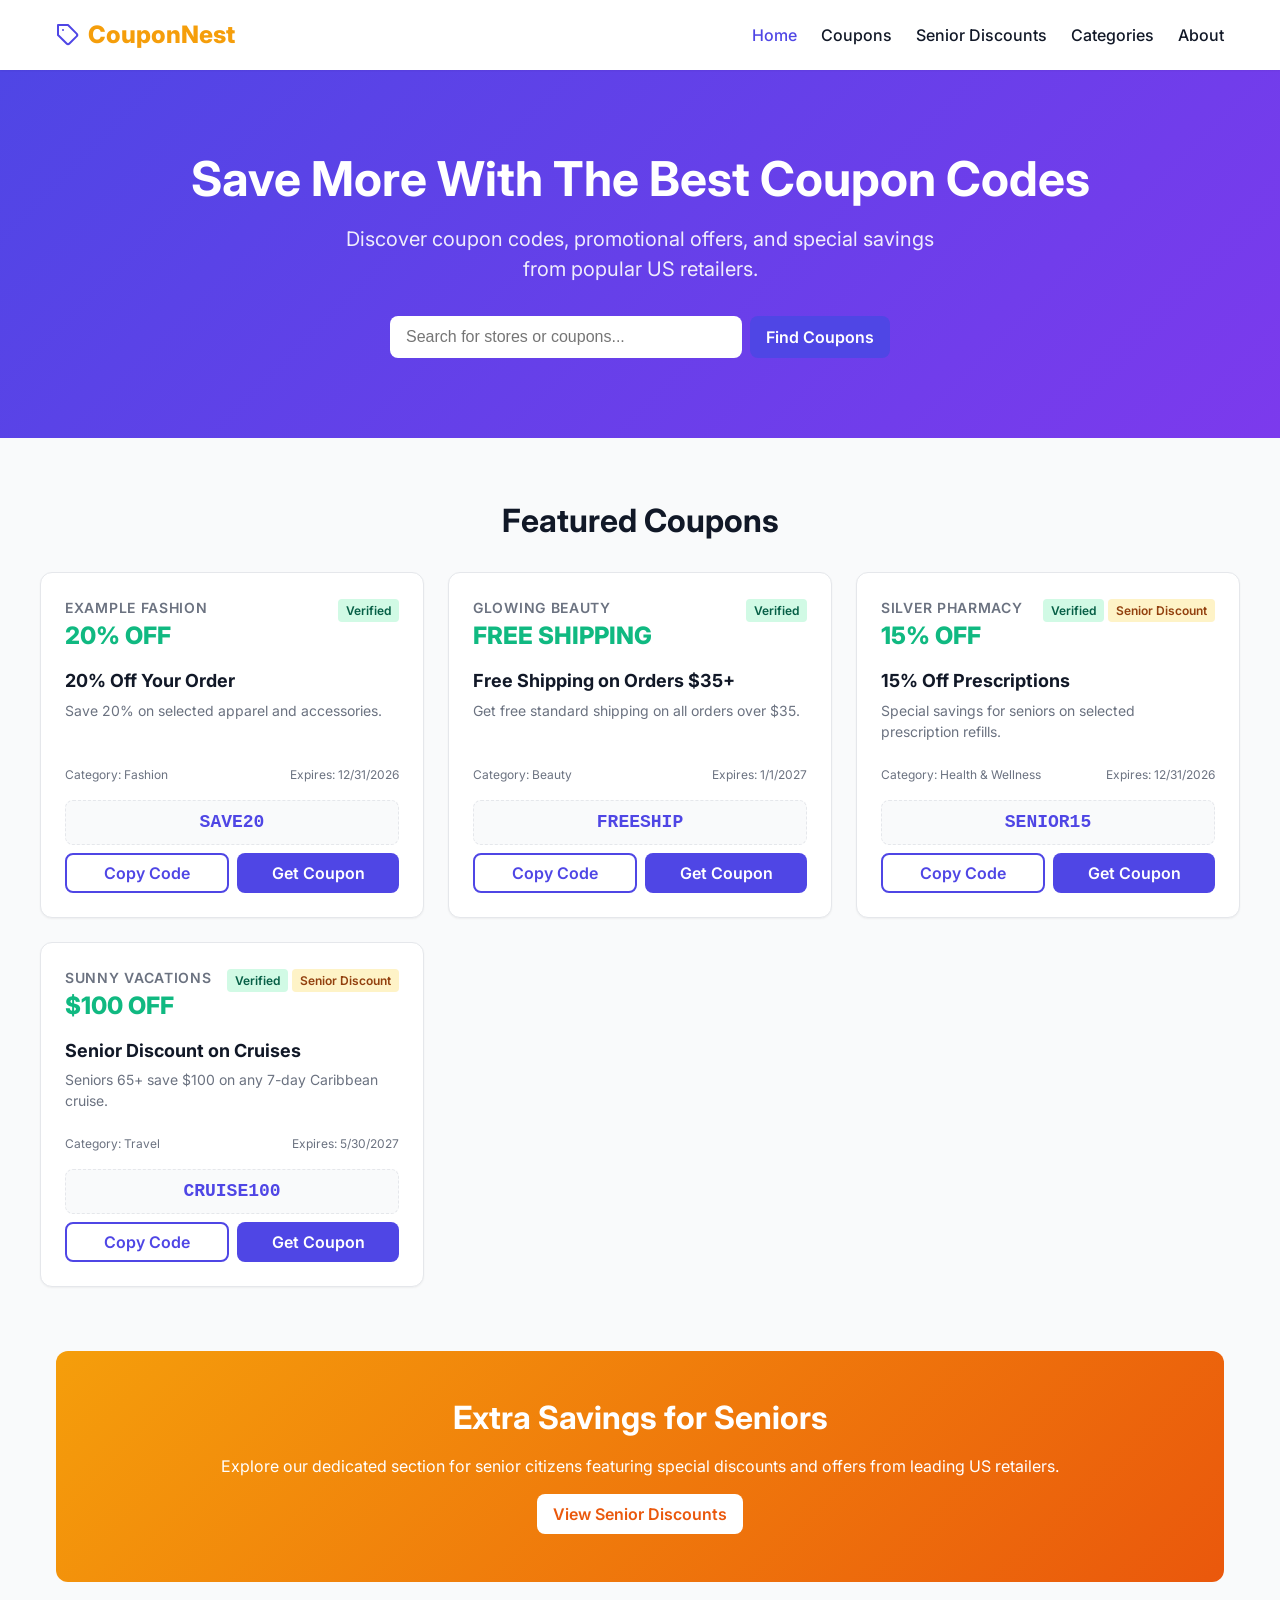
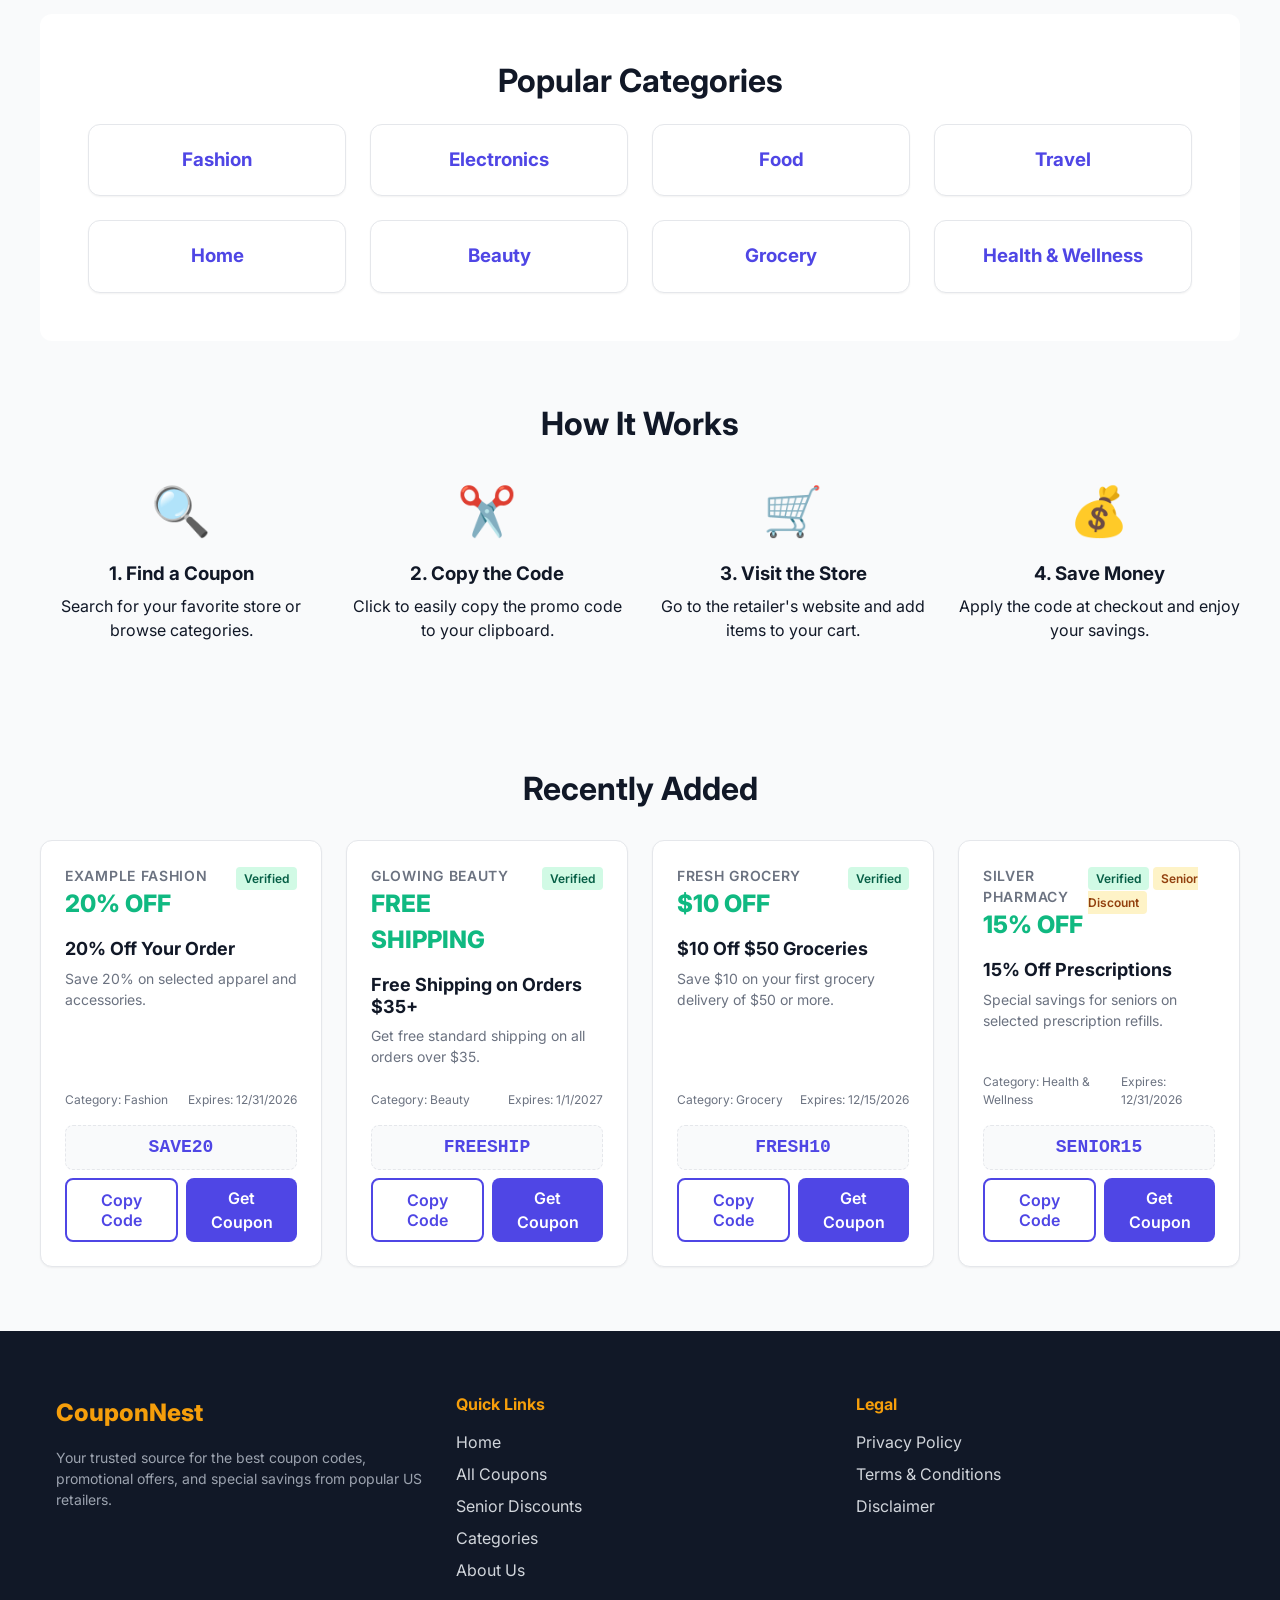
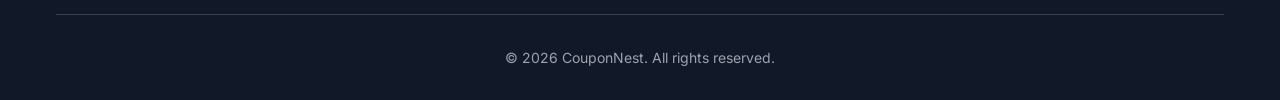
<file: index.html>
<!DOCTYPE html>
<html lang="en">
<head>
    <meta charset="UTF-8">
    <meta name="viewport" content="width=device-width, initial-scale=1.0">

    <title>Save More With The Best Coupon Codes | CouponNest</title>

    <meta name="description" content="Discover active coupon codes, promotional offers, and special savings from popular US retailers.">
    <meta name="keywords" content="coupons, promo codes, discounts, us retailers, savings">

    <link rel="canonical" href="https://example.com/index.html">

    <meta property="og:title" content="CouponNest - Best US Coupon Codes">
    <meta property="og:description" content="Discover active coupon codes, promotional offers, and special savings from popular US retailers.">
    <meta property="og:type" content="website">

    <!-- Google Fonts -->
    <link rel="preconnect" href="https://fonts.googleapis.com">
    <link rel="preconnect" href="https://fonts.gstatic.com" crossorigin>
    <link href="https://fonts.googleapis.com/css2?family=Inter:wght@400;500;600;700;800&display=swap" rel="stylesheet">

    <!-- Custom CSS -->
    <link rel="stylesheet" href="css/style.css">

    <!-- Lucky Orange -->
    <script async defer src="https://tools.luckyorange.com/core/lo.js?site-id=4d3a38ca"></script>
</head>

<body>

    <header>
        <div class="container nav-container">

            <a href="index.html" class="logo">
                <svg width="24" height="24" viewBox="0 0 24 24" fill="none"
                    stroke="currentColor" stroke-width="2"
                    stroke-linecap="round" stroke-linejoin="round">
                    <path d="M20.59 13.41l-7.17 7.17a2 2 0 0 1-2.83 0L2 12V2h10l8.59 8.59a2 2 0 0 1 0 2.82z"></path>
                    <line x1="7" y1="7" x2="7.01" y2="7"></line>
                </svg>
                <span>CouponNest</span>
            </a>

            <nav>
                <button class="hamburger" id="hamburger" aria-label="Toggle navigation">
                    ☰
                </button>

                <div class="nav-links" id="nav-links">
                    <a href="index.html" class="active">Home</a>
                    <a href="coupons.html">Coupons</a>
                    <a href="senior-discounts.html">Senior Discounts</a>
                    <a href="categories.html">Categories</a>
                    <a href="about.html">About</a>
                </div>
            </nav>

        </div>
    </header>


    <main>

        <!-- Hero Section -->
        <section class="hero">
            <div class="container">

                <h1>Save More With The Best Coupon Codes</h1>

                <p>
                    Discover coupon codes, promotional offers, and special
                    savings from popular US retailers.
                </p>

                <div class="hero-search">

                    <input
                        type="text"
                        id="hero-search-input"
                        placeholder="Search for stores or coupons..."
                        aria-label="Search"
                    >

                    <button
                        id="hero-search-btn"
                        class="btn btn-primary"
                    >
                        Find Coupons
                    </button>

                </div>

            </div>
        </section>


        <!-- Featured Coupons -->
        <section class="section container">

            <h2 class="section-title">
                Featured Coupons
            </h2>

            <div
                id="featured-coupons"
                class="grid grid-cols-3"
            >
                <!-- Dynamically populated by JS -->
            </div>

        </section>


        <!-- Senior Savings Banner -->
        <section class="container">

            <div class="senior-banner">

                <h2>
                    Extra Savings for Seniors
                </h2>

                <p class="mb-4">
                    Explore our dedicated section for senior citizens
                    featuring special discounts and offers from leading
                    US retailers.
                </p>

                <a
                    href="senior-discounts.html"
                    class="btn"
                >
                    View Senior Discounts
                </a>

            </div>

        </section>


        <!-- Popular Categories -->
        <section
            class="section container"
            style="
                background-color: var(--bg-card);
                border-radius: var(--radius-lg);
                padding: 3rem;
            "
        >

            <h2
                class="section-title"
                style="margin-bottom: 1.5rem;"
            >
                Popular Categories
            </h2>

            <div class="grid grid-cols-4">

                <a
                    href="coupons.html?category=Fashion"
                    class="category-card"
                >
                    <h3>Fashion</h3>
                </a>

                <a
                    href="coupons.html?category=Electronics"
                    class="category-card"
                >
                    <h3>Electronics</h3>
                </a>

                <a
                    href="coupons.html?category=Food"
                    class="category-card"
                >
                    <h3>Food</h3>
                </a>

                <a
                    href="coupons.html?category=Travel"
                    class="category-card"
                >
                    <h3>Travel</h3>
                </a>

                <a
                    href="coupons.html?category=Home"
                    class="category-card"
                >
                    <h3>Home</h3>
                </a>

                <a
                    href="coupons.html?category=Beauty"
                    class="category-card"
                >
                    <h3>Beauty</h3>
                </a>

                <a
                    href="coupons.html?category=Grocery"
                    class="category-card"
                >
                    <h3>Grocery</h3>
                </a>

                <a
                    href="coupons.html?category=Health%20%26%20Wellness"
                    class="category-card"
                >
                    <h3>Health &amp; Wellness</h3>
                </a>

            </div>

        </section>


        <!-- How It Works -->
        <section class="section container text-center">

            <h2 class="section-title">
                How It Works
            </h2>

            <div class="grid grid-cols-4">

                <div>

                    <div
                        style="
                            font-size: 3rem;
                            color: var(--primary-color);
                            margin-bottom: 1rem;
                        "
                    >
                        🔍
                    </div>

                    <h3>
                        1. Find a Coupon
                    </h3>

                    <p class="text-muted">
                        Search for your favorite store or browse categories.
                    </p>

                </div>


                <div>

                    <div
                        style="
                            font-size: 3rem;
                            color: var(--primary-color);
                            margin-bottom: 1rem;
                        "
                    >
                        ✂️
                    </div>

                    <h3>
                        2. Copy the Code
                    </h3>

                    <p class="text-muted">
                        Click to easily copy the promo code to your clipboard.
                    </p>

                </div>


                <div>

                    <div
                        style="
                            font-size: 3rem;
                            color: var(--primary-color);
                            margin-bottom: 1rem;
                        "
                    >
                        🛒
                    </div>

                    <h3>
                        3. Visit the Store
                    </h3>

                    <p class="text-muted">
                        Go to the retailer's website and add items to your cart.
                    </p>

                </div>


                <div>

                    <div
                        style="
                            font-size: 3rem;
                            color: var(--primary-color);
                            margin-bottom: 1rem;
                        "
                    >
                        💰
                    </div>

                    <h3>
                        4. Save Money
                    </h3>

                    <p class="text-muted">
                        Apply the code at checkout and enjoy your savings.
                    </p>

                </div>

            </div>

        </section>


        <!-- Recently Added -->
        <section class="section container">

            <h2 class="section-title">
                Recently Added
            </h2>

            <div
                id="recent-coupons"
                class="grid grid-cols-4"
            >
                <!-- Dynamically populated by JS -->
            </div>

        </section>

    </main>


    <!-- Footer -->
    <footer>

        <div class="container">

            <div class="footer-grid">

                <!-- Footer About -->
                <div class="footer-col">

                    <a
                        href="index.html"
                        class="logo"
                        style="
                            color: white;
                            margin-bottom: 1rem;
                        "
                    >
                        <span style="color: var(--secondary-color);">
                            CouponNest
                        </span>
                    </a>

                    <p
                        style="
                            color: #9ca3af;
                            font-size: 0.875rem;
                        "
                    >
                        Your trusted source for the best coupon codes,
                        promotional offers, and special savings from popular
                        US retailers.
                    </p>

                </div>


                <!-- Quick Links -->
                <div class="footer-col">

                    <h4>
                        Quick Links
                    </h4>

                    <ul>

                        <li>
                            <a href="index.html">
                                Home
                            </a>
                        </li>

                        <li>
                            <a href="coupons.html">
                                All Coupons
                            </a>
                        </li>

                        <li>
                            <a href="senior-discounts.html">
                                Senior Discounts
                            </a>
                        </li>

                        <li>
                            <a href="categories.html">
                                Categories
                            </a>
                        </li>

                        <li>
                            <a href="about.html">
                                About Us
                            </a>
                        </li>

                    </ul>

                </div>


                <!-- Legal -->
                <div class="footer-col">

                    <h4>
                        Legal
                    </h4>

                    <ul>

                        <li>
                            <a href="privacy.html">
                                Privacy Policy
                            </a>
                        </li>

                        <li>
                            <a href="terms.html">
                                Terms &amp; Conditions
                            </a>
                        </li>

                        <li>
                            <a href="disclaimer.html">
                                Disclaimer
                            </a>
                        </li>

                    </ul>

                </div>

            </div>


            <!-- Footer Bottom -->
            <div class="footer-bottom">

                <p>
                    &copy; 2026 CouponNest. All rights reserved.
                </p>

            </div>

        </div>

    </footer>


    <!-- JavaScript -->
    <script src="js/data.js"></script>
    <script src="js/script.js"></script>

</body>
</html>
</file>
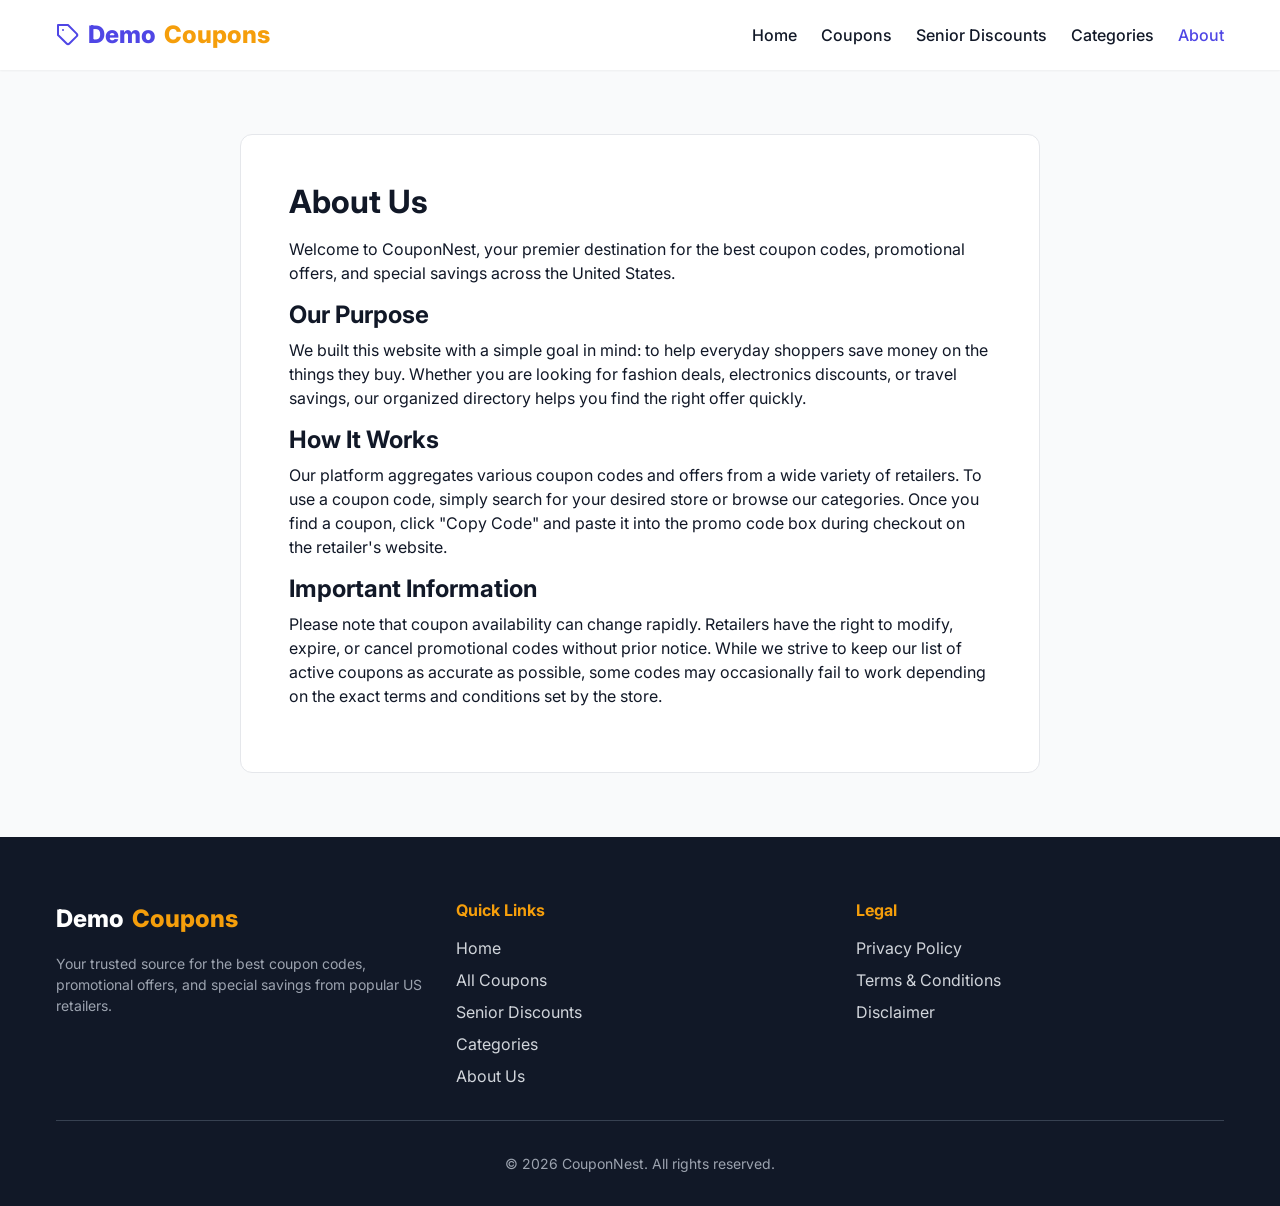
<file: about.html>
<!DOCTYPE html>
<html lang="en">
<head>
    <meta charset="UTF-8">
    <meta name="viewport" content="width=device-width, initial-scale=1.0">
    <title>About Us | CouponNest</title>
    <meta name="description" content="Learn more about CouponNest and how we help you save money.">
    <link href="https://fonts.googleapis.com/css2?family=Inter:wght@400;500;600;700;800&display=swap" rel="stylesheet">
    <link rel="stylesheet" href="css/style.css">
</head>
<body>
    <header>
        <div class="container nav-container">
            <a href="index.html" class="logo">
                <svg width="24" height="24" viewBox="0 0 24 24" fill="none" stroke="currentColor" stroke-width="2" stroke-linecap="round" stroke-linejoin="round"><path d="M20.59 13.41l-7.17 7.17a2 2 0 0 1-2.83 0L2 12V2h10l8.59 8.59a2 2 0 0 1 0 2.82z"></path><line x1="7" y1="7" x2="7.01" y2="7"></line></svg>
                Demo<span>Coupons</span>
            </a>
            <nav>
                <button class="hamburger" id="hamburger" aria-label="Toggle navigation">☰</button>
                <div class="nav-links" id="nav-links">
                    <a href="index.html">Home</a>
                    <a href="coupons.html">Coupons</a>
                    <a href="senior-discounts.html">Senior Discounts</a>
                    <a href="categories.html">Categories</a>
                    <a href="about.html" class="active">About</a>
                </div>
            </nav>
        </div>
    </header>

    <main class="container section">
        <div style="max-width: 800px; margin: 0 auto; background: var(--bg-card); padding: 3rem; border-radius: var(--radius-lg); border: 1px solid var(--border-color);">
            <h1 class="mb-4">About Us</h1>
            
            <p class="mb-4">Welcome to CouponNest, your premier destination for the best coupon codes, promotional offers, and special savings across the United States.</p>
            
            <h2 class="mt-4 mb-2">Our Purpose</h2>
            <p class="mb-4">We built this website with a simple goal in mind: to help everyday shoppers save money on the things they buy. Whether you are looking for fashion deals, electronics discounts, or travel savings, our organized directory helps you find the right offer quickly.</p>

            <h2 class="mt-4 mb-2">How It Works</h2>
            <p class="mb-4">Our platform aggregates various coupon codes and offers from a wide variety of retailers. To use a coupon code, simply search for your desired store or browse our categories. Once you find a coupon, click "Copy Code" and paste it into the promo code box during checkout on the retailer's website.</p>

            <h2 class="mt-4 mb-2">Important Information</h2>
            <p class="mb-4">Please note that coupon availability can change rapidly. Retailers have the right to modify, expire, or cancel promotional codes without prior notice. While we strive to keep our list of active coupons as accurate as possible, some codes may occasionally fail to work depending on the exact terms and conditions set by the store.</p>
        </div>
    </main>

    <footer>
        <div class="container">
            <div class="footer-grid">
                <div class="footer-col">
                    <a href="index.html" class="logo" style="color: white; margin-bottom: 1rem;">
                        Demo<span style="color: var(--secondary-color);">Coupons</span>
                    </a>
                    <p style="color: #9ca3af; font-size: 0.875rem;">Your trusted source for the best coupon codes, promotional offers, and special savings from popular US retailers.</p>
                </div>
                <div class="footer-col">
                    <h4>Quick Links</h4>
                    <ul>
                        <li><a href="index.html">Home</a></li>
                        <li><a href="coupons.html">All Coupons</a></li>
                        <li><a href="senior-discounts.html">Senior Discounts</a></li>
                        <li><a href="categories.html">Categories</a></li>
                        <li><a href="about.html">About Us</a></li>
                    </ul>
                </div>
                <div class="footer-col">
                    <h4>Legal</h4>
                    <ul>
                        <li><a href="privacy.html">Privacy Policy</a></li>
                        <li><a href="terms.html">Terms & Conditions</a></li>
                        <li><a href="disclaimer.html">Disclaimer</a></li>
                    </ul>
                </div>
            </div>
            <div class="footer-bottom">
                <p>&copy; 2026 CouponNest. All rights reserved.</p>
            </div>
        </div>
    </footer>

    <script src="js/script.js"></script>
</body>
</html>
</file>
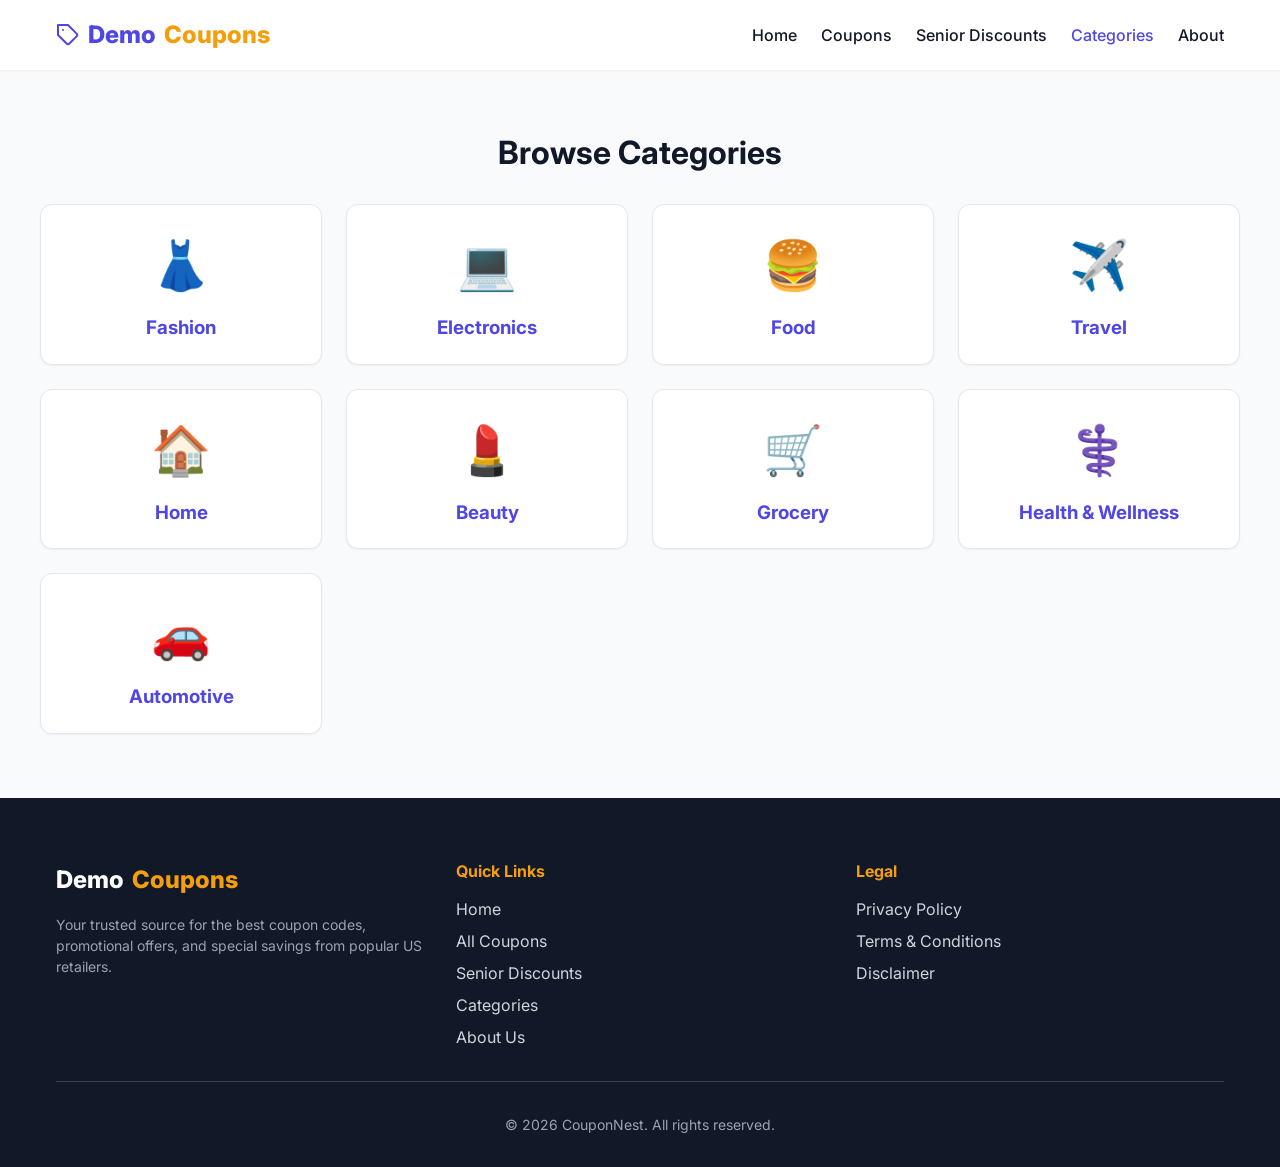
<file: categories.html>
<!DOCTYPE html>
<html lang="en">
<head>
    <meta charset="UTF-8">
    <meta name="viewport" content="width=device-width, initial-scale=1.0">
    <title>Browse Coupon Categories | CouponNest</title>
    <meta name="description" content="Browse coupon codes by category including Fashion, Electronics, Travel, Food, and more.">
    <link rel="canonical" href="https://example.com/categories.html">
    <link href="https://fonts.googleapis.com/css2?family=Inter:wght@400;500;600;700;800&display=swap" rel="stylesheet">
    <link rel="stylesheet" href="css/style.css">
</head>
<body>
    <header>
        <div class="container nav-container">
            <a href="index.html" class="logo">
                <svg width="24" height="24" viewBox="0 0 24 24" fill="none" stroke="currentColor" stroke-width="2" stroke-linecap="round" stroke-linejoin="round"><path d="M20.59 13.41l-7.17 7.17a2 2 0 0 1-2.83 0L2 12V2h10l8.59 8.59a2 2 0 0 1 0 2.82z"></path><line x1="7" y1="7" x2="7.01" y2="7"></line></svg>
                Demo<span>Coupons</span>
            </a>
            <nav>
                <button class="hamburger" id="hamburger" aria-label="Toggle navigation">☰</button>
                <div class="nav-links" id="nav-links">
                    <a href="index.html">Home</a>
                    <a href="coupons.html">Coupons</a>
                    <a href="senior-discounts.html">Senior Discounts</a>
                    <a href="categories.html" class="active">Categories</a>
                    <a href="about.html">About</a>
                </div>
            </nav>
        </div>
    </header>

    <main class="container section">
        <h1 class="text-center mb-8">Browse Categories</h1>
        
        <div class="grid grid-cols-4">
            <a href="coupons.html?category=Fashion" class="category-card">
                <div style="font-size: 3rem; margin-bottom: 1rem;">👗</div>
                <h3>Fashion</h3>
            </a>
            <a href="coupons.html?category=Electronics" class="category-card">
                <div style="font-size: 3rem; margin-bottom: 1rem;">💻</div>
                <h3>Electronics</h3>
            </a>
            <a href="coupons.html?category=Food" class="category-card">
                <div style="font-size: 3rem; margin-bottom: 1rem;">🍔</div>
                <h3>Food</h3>
            </a>
            <a href="coupons.html?category=Travel" class="category-card">
                <div style="font-size: 3rem; margin-bottom: 1rem;">✈️</div>
                <h3>Travel</h3>
            </a>
            <a href="coupons.html?category=Home" class="category-card">
                <div style="font-size: 3rem; margin-bottom: 1rem;">🏠</div>
                <h3>Home</h3>
            </a>
            <a href="coupons.html?category=Beauty" class="category-card">
                <div style="font-size: 3rem; margin-bottom: 1rem;">💄</div>
                <h3>Beauty</h3>
            </a>
            <a href="coupons.html?category=Grocery" class="category-card">
                <div style="font-size: 3rem; margin-bottom: 1rem;">🛒</div>
                <h3>Grocery</h3>
            </a>
            <a href="coupons.html?category=Health%20&%20Wellness" class="category-card">
                <div style="font-size: 3rem; margin-bottom: 1rem;">⚕️</div>
                <h3>Health & Wellness</h3>
            </a>
            <a href="coupons.html?category=Automotive" class="category-card">
                <div style="font-size: 3rem; margin-bottom: 1rem;">🚗</div>
                <h3>Automotive</h3>
            </a>
        </div>
    </main>

    <footer>
        <div class="container">
            <div class="footer-grid">
                <div class="footer-col">
                    <a href="index.html" class="logo" style="color: white; margin-bottom: 1rem;">
                        Demo<span style="color: var(--secondary-color);">Coupons</span>
                    </a>
                    <p style="color: #9ca3af; font-size: 0.875rem;">Your trusted source for the best coupon codes, promotional offers, and special savings from popular US retailers.</p>
                </div>
                <div class="footer-col">
                    <h4>Quick Links</h4>
                    <ul>
                        <li><a href="index.html">Home</a></li>
                        <li><a href="coupons.html">All Coupons</a></li>
                        <li><a href="senior-discounts.html">Senior Discounts</a></li>
                        <li><a href="categories.html">Categories</a></li>
                        <li><a href="about.html">About Us</a></li>
                    </ul>
                </div>
                <div class="footer-col">
                    <h4>Legal</h4>
                    <ul>
                        <li><a href="privacy.html">Privacy Policy</a></li>
                        <li><a href="terms.html">Terms & Conditions</a></li>
                        <li><a href="disclaimer.html">Disclaimer</a></li>
                    </ul>
                </div>
            </div>
            <div class="footer-bottom">
                <p>&copy; 2026 CouponNest. All rights reserved.</p>
            </div>
        </div>
    </footer>

    <script src="js/script.js"></script>
</body>
</html>
</file>
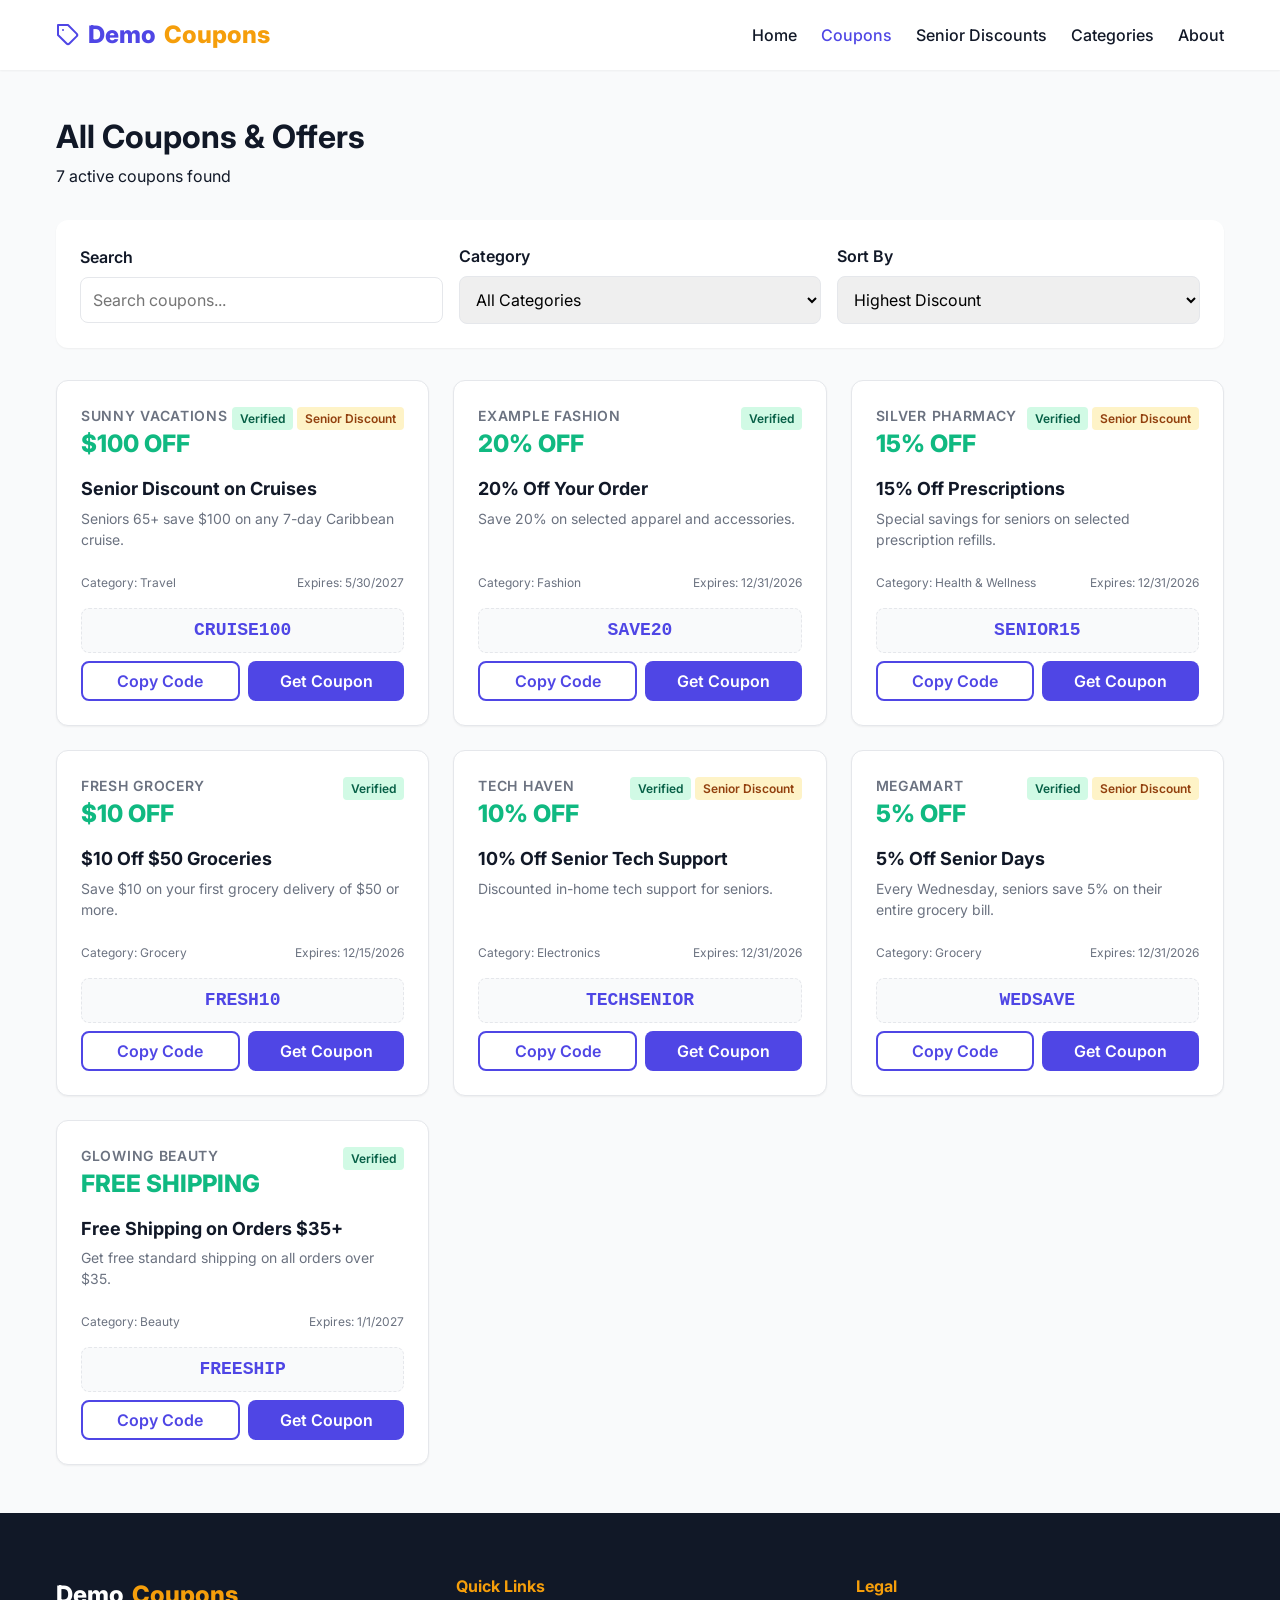
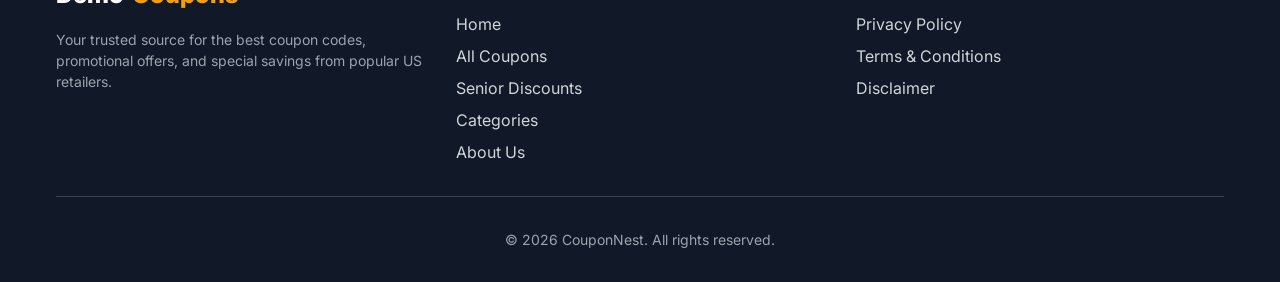
<file: coupons.html>
<!DOCTYPE html>
<html lang="en">
<head>
    <meta charset="UTF-8">
    <meta name="viewport" content="width=device-width, initial-scale=1.0">
    <title>All Coupons & Promo Codes | CouponNest</title>
    <meta name="description" content="Browse our complete list of active coupon codes and discounts from top US retailers.">
    <meta name="keywords" content="all coupons, promo codes list, discounts, savings">
    <link rel="canonical" href="https://example.com/coupons.html">
    <meta property="og:title" content="All Coupons - CouponNest">
    <meta property="og:type" content="website">
    
    <link rel="preconnect" href="https://fonts.googleapis.com">
    <link rel="preconnect" href="https://fonts.gstatic.com" crossorigin>
    <link href="https://fonts.googleapis.com/css2?family=Inter:wght@400;500;600;700;800&display=swap" rel="stylesheet">
    <link rel="stylesheet" href="css/style.css">
</head>
<body>
    <header>
        <div class="container nav-container">
            <a href="index.html" class="logo">
                <svg width="24" height="24" viewBox="0 0 24 24" fill="none" stroke="currentColor" stroke-width="2" stroke-linecap="round" stroke-linejoin="round"><path d="M20.59 13.41l-7.17 7.17a2 2 0 0 1-2.83 0L2 12V2h10l8.59 8.59a2 2 0 0 1 0 2.82z"></path><line x1="7" y1="7" x2="7.01" y2="7"></line></svg>
                Demo<span>Coupons</span>
            </a>
            <nav>
                <button class="hamburger" id="hamburger" aria-label="Toggle navigation">☰</button>
                <div class="nav-links" id="nav-links">
                    <a href="index.html">Home</a>
                    <a href="coupons.html" class="active">Coupons</a>
                    <a href="senior-discounts.html">Senior Discounts</a>
                    <a href="categories.html">Categories</a>
                    <a href="about.html">About</a>
                </div>
            </nav>
        </div>
    </header>

    <main class="container" style="padding-top: 3rem; padding-bottom: 3rem;">
        <h1 class="mb-2">All Coupons & Offers</h1>
        <p class="text-muted mb-8" id="coupon-count">Loading active coupons...</p>

        <!-- Filters Bar -->
        <div class="filters-bar">
            <div>
                <label for="search-input" style="display: block; margin-bottom: 0.5rem; font-weight: 600;">Search</label>
                <input type="text" id="search-input" class="form-control" placeholder="Search coupons...">
            </div>
            <div>
                <label for="category-filter" style="display: block; margin-bottom: 0.5rem; font-weight: 600;">Category</label>
                <select id="category-filter" class="form-control">
                    <option value="all">All Categories</option>
                    <option value="Fashion">Fashion</option>
                    <option value="Electronics">Electronics</option>
                    <option value="Food">Food</option>
                    <option value="Travel">Travel</option>
                    <option value="Home">Home</option>
                    <option value="Beauty">Beauty</option>
                    <option value="Grocery">Grocery</option>
                    <option value="Health & Wellness">Health & Wellness</option>
                    <option value="Automotive">Automotive</option>
                </select>
            </div>
            <div>
                <label for="sort-filter" style="display: block; margin-bottom: 0.5rem; font-weight: 600;">Sort By</label>
                <select id="sort-filter" class="form-control">
                    <option value="highest">Highest Discount</option>
                    <option value="newest">Newest First</option>
                </select>
            </div>
        </div>

        <!-- Coupon Grid -->
        <div id="all-coupons" class="grid grid-cols-3">
            <!-- Dynamically populated by JS -->
        </div>
    </main>

    <footer>
        <div class="container">
            <div class="footer-grid">
                <div class="footer-col">
                    <a href="index.html" class="logo" style="color: white; margin-bottom: 1rem;">
                        Demo<span style="color: var(--secondary-color);">Coupons</span>
                    </a>
                    <p style="color: #9ca3af; font-size: 0.875rem;">Your trusted source for the best coupon codes, promotional offers, and special savings from popular US retailers.</p>
                </div>
                <div class="footer-col">
                    <h4>Quick Links</h4>
                    <ul>
                        <li><a href="index.html">Home</a></li>
                        <li><a href="coupons.html">All Coupons</a></li>
                        <li><a href="senior-discounts.html">Senior Discounts</a></li>
                        <li><a href="categories.html">Categories</a></li>
                        <li><a href="about.html">About Us</a></li>
                    </ul>
                </div>
                <div class="footer-col">
                    <h4>Legal</h4>
                    <ul>
                        <li><a href="privacy.html">Privacy Policy</a></li>
                        <li><a href="terms.html">Terms & Conditions</a></li>
                        <li><a href="disclaimer.html">Disclaimer</a></li>
                    </ul>
                </div>
            </div>
            <div class="footer-bottom">
                <p>&copy; 2026 CouponNest. All rights reserved.</p>
            </div>
        </div>
    </footer>

    <!-- Scripts -->
    <script src="js/data.js"></script>
    <script src="js/script.js"></script>
</body>
</html>
</file>
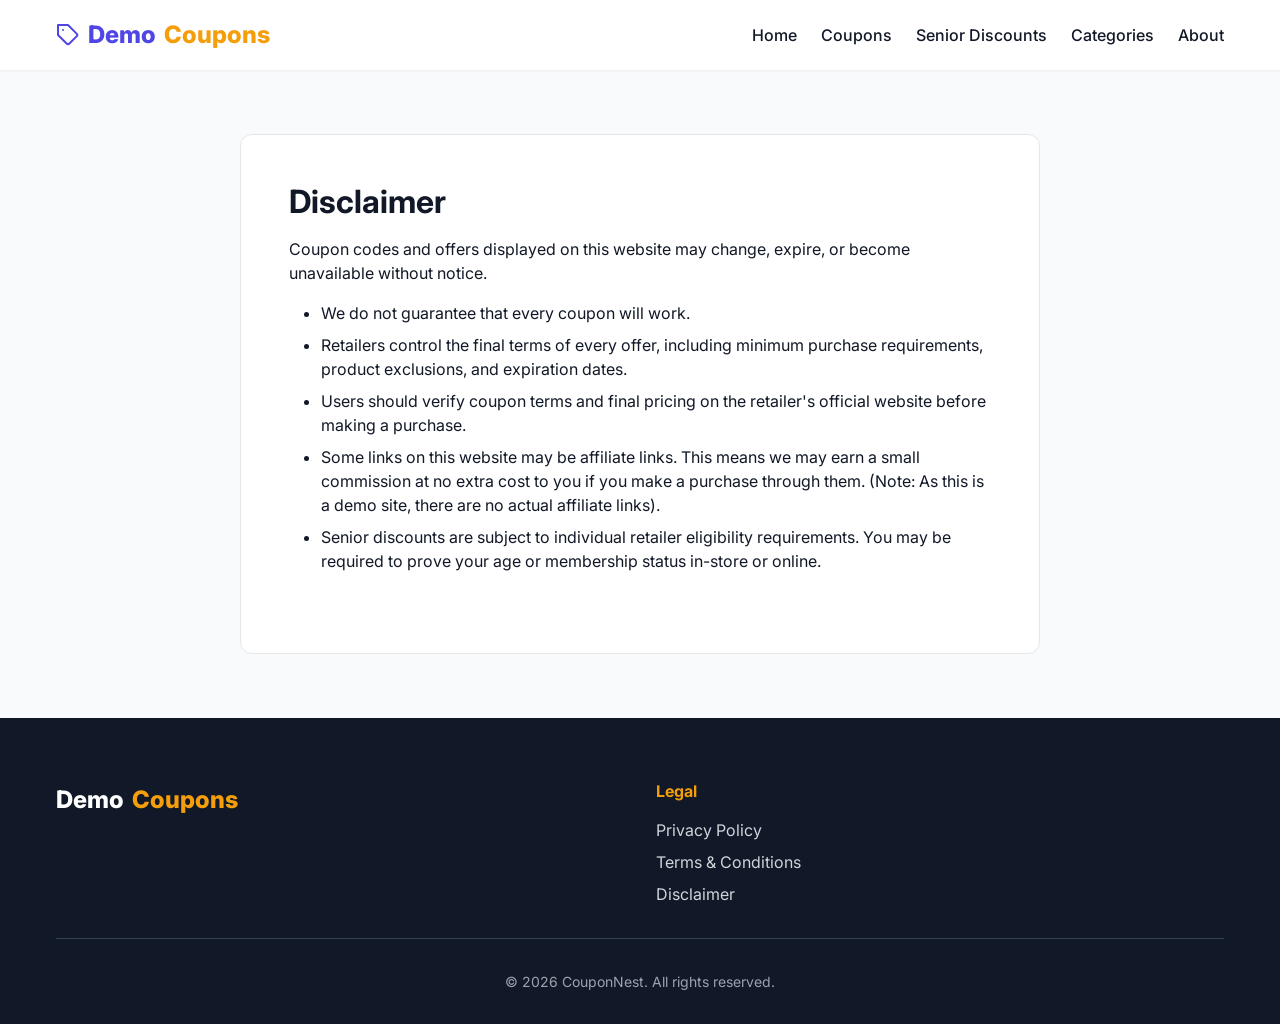
<file: disclaimer.html>
<!DOCTYPE html>
<html lang="en">
<head>
    <meta charset="UTF-8">
    <meta name="viewport" content="width=device-width, initial-scale=1.0">
    <title>Disclaimer | CouponNest</title>
    <meta name="description" content="Disclaimer for CouponNest.">
    <link href="https://fonts.googleapis.com/css2?family=Inter:wght@400;500;600;700;800&display=swap" rel="stylesheet">
    <link rel="stylesheet" href="css/style.css">
</head>
<body>
    <header>
        <div class="container nav-container">
            <a href="index.html" class="logo">
                <svg width="24" height="24" viewBox="0 0 24 24" fill="none" stroke="currentColor" stroke-width="2" stroke-linecap="round" stroke-linejoin="round"><path d="M20.59 13.41l-7.17 7.17a2 2 0 0 1-2.83 0L2 12V2h10l8.59 8.59a2 2 0 0 1 0 2.82z"></path><line x1="7" y1="7" x2="7.01" y2="7"></line></svg>
                Demo<span>Coupons</span>
            </a>
            <nav>
                <button class="hamburger" id="hamburger" aria-label="Toggle navigation">☰</button>
                <div class="nav-links" id="nav-links">
                    <a href="index.html">Home</a>
                    <a href="coupons.html">Coupons</a>
                    <a href="senior-discounts.html">Senior Discounts</a>
                    <a href="categories.html">Categories</a>
                    <a href="about.html">About</a>
                </div>
            </nav>
        </div>
    </header>

    <main class="container section">
        <div style="max-width: 800px; margin: 0 auto; background: var(--bg-card); padding: 3rem; border-radius: var(--radius-lg); border: 1px solid var(--border-color);">
            <h1 class="mb-4">Disclaimer</h1>
            
            <p class="mb-4">Coupon codes and offers displayed on this website may change, expire, or become unavailable without notice.</p>
            
            <ul class="text-muted" style="list-style-type: disc; padding-left: 2rem; margin-bottom: 2rem;">
                <li class="mb-2">We do not guarantee that every coupon will work.</li>
                <li class="mb-2">Retailers control the final terms of every offer, including minimum purchase requirements, product exclusions, and expiration dates.</li>
                <li class="mb-2">Users should verify coupon terms and final pricing on the retailer's official website before making a purchase.</li>
                <li class="mb-2">Some links on this website may be affiliate links. This means we may earn a small commission at no extra cost to you if you make a purchase through them. (Note: As this is a demo site, there are no actual affiliate links).</li>
                <li class="mb-2">Senior discounts are subject to individual retailer eligibility requirements. You may be required to prove your age or membership status in-store or online.</li>
            </ul>
        </div>
    </main>

    <footer>
        <div class="container">
            <div class="footer-grid">
                <div class="footer-col">
                    <a href="index.html" class="logo" style="color: white; margin-bottom: 1rem;">
                        Demo<span style="color: var(--secondary-color);">Coupons</span>
                    </a>
                </div>
                <div class="footer-col">
                    <h4>Legal</h4>
                    <ul>
                        <li><a href="privacy.html">Privacy Policy</a></li>
                        <li><a href="terms.html">Terms & Conditions</a></li>
                        <li><a href="disclaimer.html">Disclaimer</a></li>
                    </ul>
                </div>
            </div>
            <div class="footer-bottom">
                <p>&copy; 2026 CouponNest. All rights reserved.</p>
            </div>
        </div>
    </footer>

    <script src="js/script.js"></script>
</body>
</html>
</file>
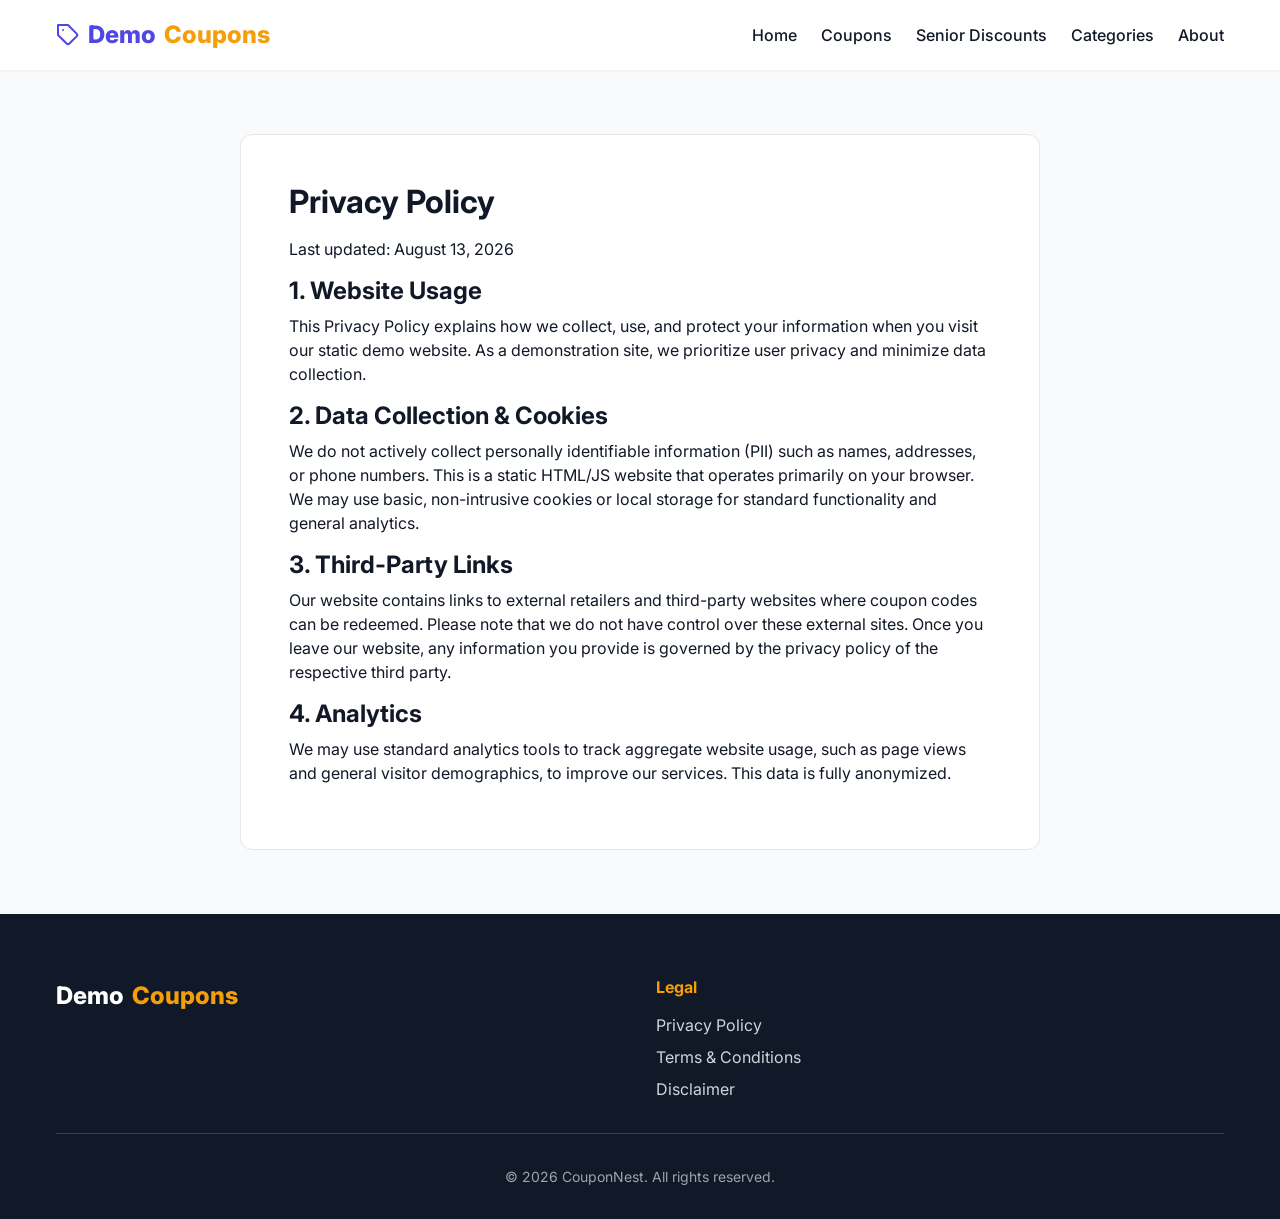
<file: privacy.html>
<!DOCTYPE html>
<html lang="en">
<head>
    <meta charset="UTF-8">
    <meta name="viewport" content="width=device-width, initial-scale=1.0">
    <title>Privacy Policy | CouponNest</title>
    <meta name="description" content="Privacy Policy for CouponNest.">
    <link href="https://fonts.googleapis.com/css2?family=Inter:wght@400;500;600;700;800&display=swap" rel="stylesheet">
    <link rel="stylesheet" href="css/style.css">
</head>
<body>
    <header>
        <div class="container nav-container">
            <a href="index.html" class="logo">
                <svg width="24" height="24" viewBox="0 0 24 24" fill="none" stroke="currentColor" stroke-width="2" stroke-linecap="round" stroke-linejoin="round"><path d="M20.59 13.41l-7.17 7.17a2 2 0 0 1-2.83 0L2 12V2h10l8.59 8.59a2 2 0 0 1 0 2.82z"></path><line x1="7" y1="7" x2="7.01" y2="7"></line></svg>
                Demo<span>Coupons</span>
            </a>
            <nav>
                <button class="hamburger" id="hamburger" aria-label="Toggle navigation">☰</button>
                <div class="nav-links" id="nav-links">
                    <a href="index.html">Home</a>
                    <a href="coupons.html">Coupons</a>
                    <a href="senior-discounts.html">Senior Discounts</a>
                    <a href="categories.html">Categories</a>
                    <a href="about.html">About</a>
                </div>
            </nav>
        </div>
    </header>

    <main class="container section">
        <div style="max-width: 800px; margin: 0 auto; background: var(--bg-card); padding: 3rem; border-radius: var(--radius-lg); border: 1px solid var(--border-color);">
            <h1 class="mb-4">Privacy Policy</h1>
            
            <p class="mb-4 text-muted">Last updated: August 13, 2026</p>

            <h2 class="mt-4 mb-2">1. Website Usage</h2>
            <p class="mb-4">This Privacy Policy explains how we collect, use, and protect your information when you visit our static demo website. As a demonstration site, we prioritize user privacy and minimize data collection.</p>

            <h2 class="mt-4 mb-2">2. Data Collection & Cookies</h2>
            <p class="mb-4">We do not actively collect personally identifiable information (PII) such as names, addresses, or phone numbers. This is a static HTML/JS website that operates primarily on your browser. We may use basic, non-intrusive cookies or local storage for standard functionality and general analytics.</p>

            <h2 class="mt-4 mb-2">3. Third-Party Links</h2>
            <p class="mb-4">Our website contains links to external retailers and third-party websites where coupon codes can be redeemed. Please note that we do not have control over these external sites. Once you leave our website, any information you provide is governed by the privacy policy of the respective third party.</p>

            <h2 class="mt-4 mb-2">4. Analytics</h2>
            <p class="mb-4">We may use standard analytics tools to track aggregate website usage, such as page views and general visitor demographics, to improve our services. This data is fully anonymized.</p>
        </div>
    </main>

    <footer>
        <div class="container">
            <div class="footer-grid">
                <div class="footer-col">
                    <a href="index.html" class="logo" style="color: white; margin-bottom: 1rem;">
                        Demo<span style="color: var(--secondary-color);">Coupons</span>
                    </a>
                </div>
                <div class="footer-col">
                    <h4>Legal</h4>
                    <ul>
                        <li><a href="privacy.html">Privacy Policy</a></li>
                        <li><a href="terms.html">Terms & Conditions</a></li>
                        <li><a href="disclaimer.html">Disclaimer</a></li>
                    </ul>
                </div>
            </div>
            <div class="footer-bottom">
                <p>&copy; 2026 CouponNest. All rights reserved.</p>
            </div>
        </div>
    </footer>

    <script src="js/script.js"></script>
</body>
</html>
</file>
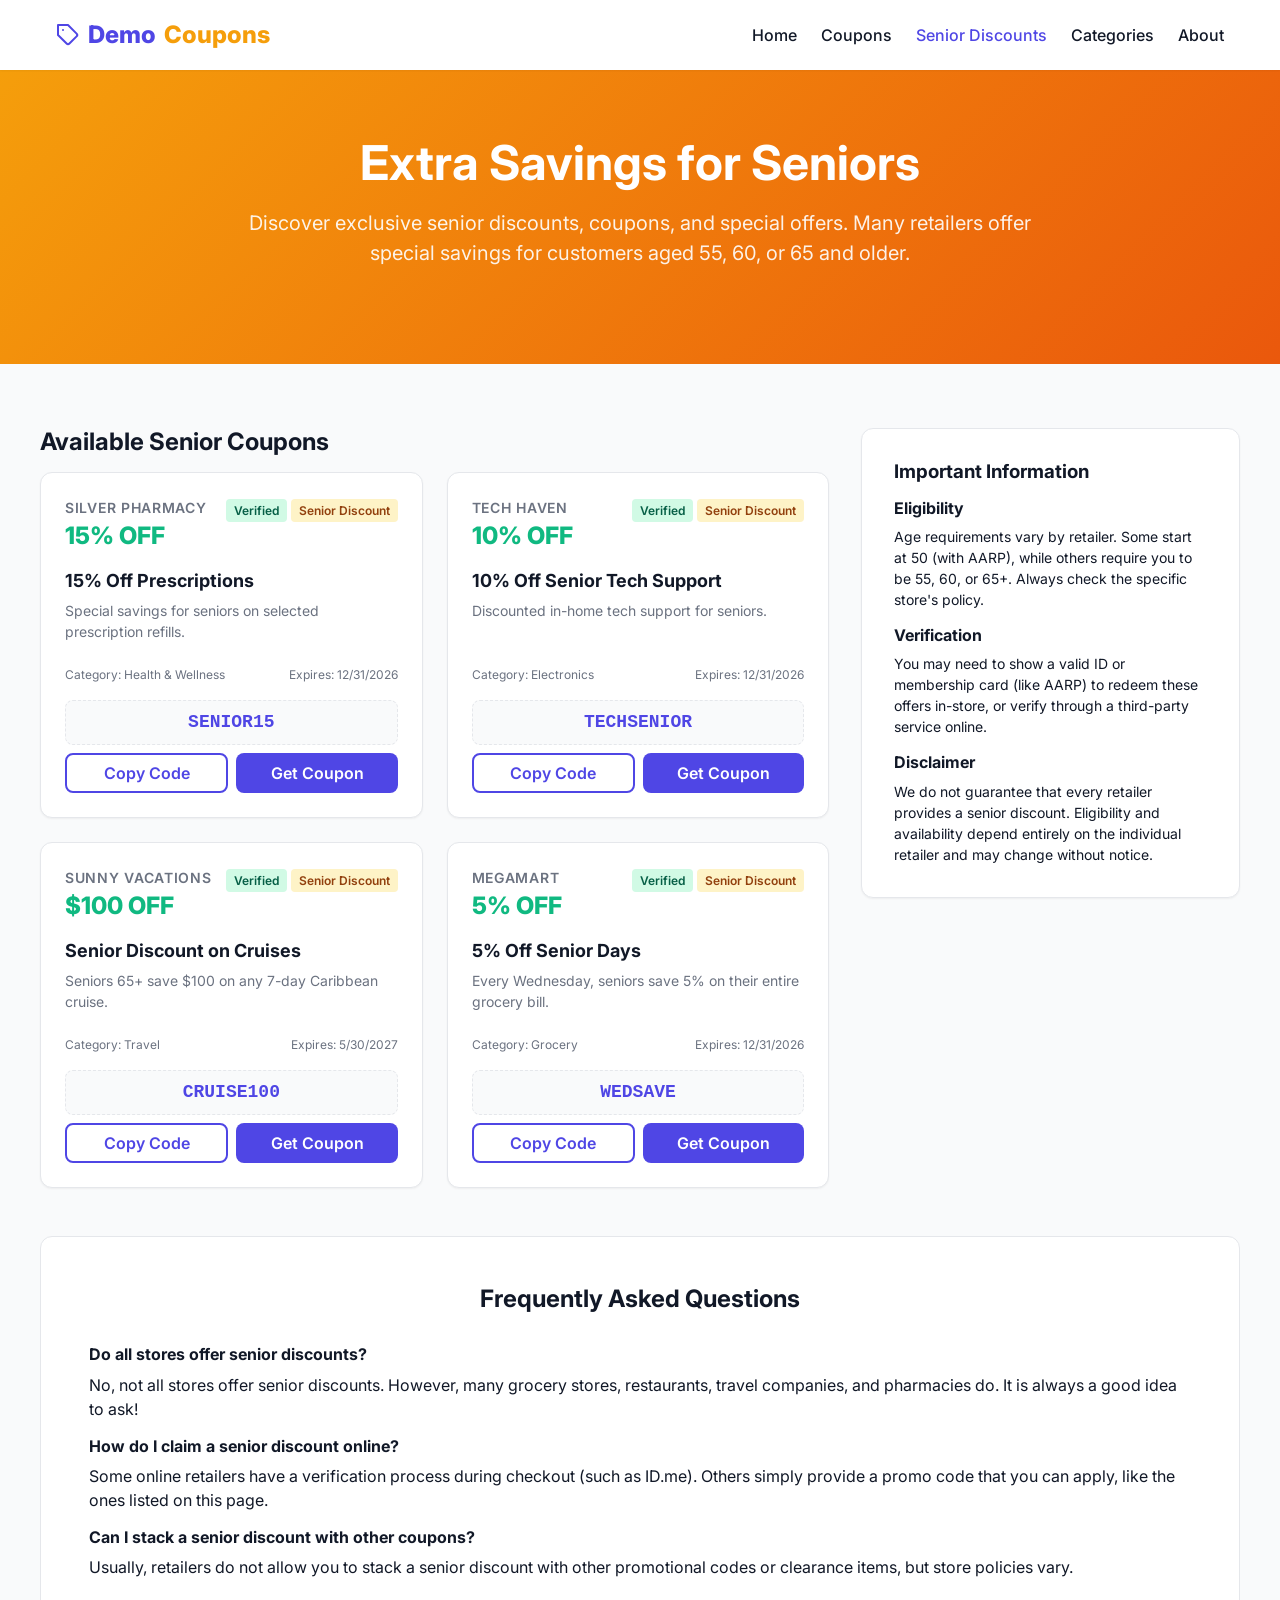
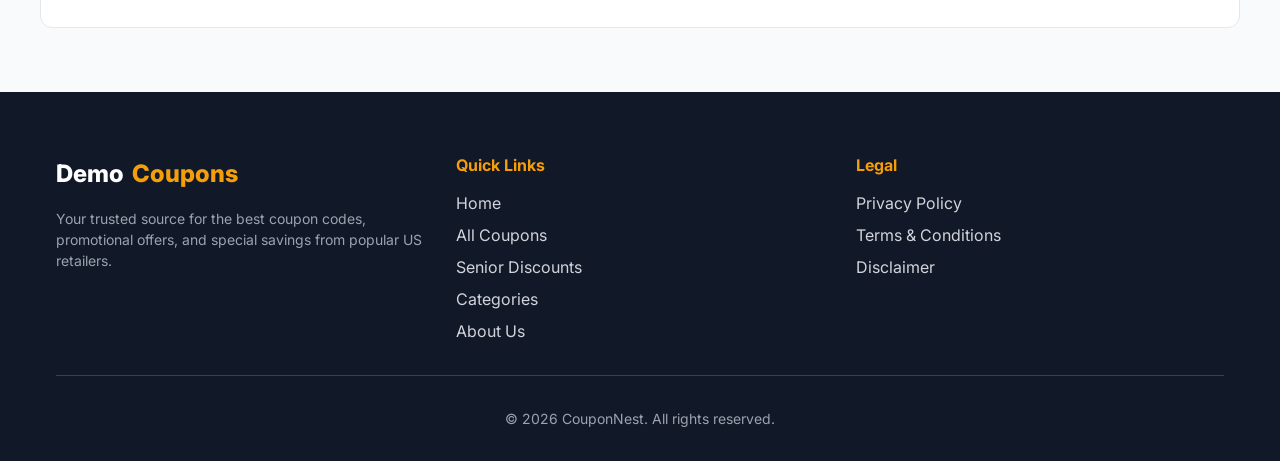
<file: senior-discounts.html>
<!DOCTYPE html>
<html lang="en">
<head>
    <meta charset="UTF-8">
    <meta name="viewport" content="width=device-width, initial-scale=1.0">
    <title>Senior Discounts & Savings | CouponNest</title>
    <meta name="description" content="Find exclusive senior citizen discounts, promotional offers, and special savings.">
    <meta name="keywords" content="senior discounts, aarp discounts, senior coupons, savings for seniors">
    <link rel="canonical" href="https://example.com/senior-discounts.html">
    <meta property="og:title" content="Senior Discounts - CouponNest">
    <meta property="og:type" content="website">
    
    <link rel="preconnect" href="https://fonts.googleapis.com">
    <link rel="preconnect" href="https://fonts.gstatic.com" crossorigin>
    <link href="https://fonts.googleapis.com/css2?family=Inter:wght@400;500;600;700;800&display=swap" rel="stylesheet">
    <link rel="stylesheet" href="css/style.css">
</head>
<body>
    <header>
        <div class="container nav-container">
            <a href="index.html" class="logo">
                <svg width="24" height="24" viewBox="0 0 24 24" fill="none" stroke="currentColor" stroke-width="2" stroke-linecap="round" stroke-linejoin="round"><path d="M20.59 13.41l-7.17 7.17a2 2 0 0 1-2.83 0L2 12V2h10l8.59 8.59a2 2 0 0 1 0 2.82z"></path><line x1="7" y1="7" x2="7.01" y2="7"></line></svg>
                Demo<span>Coupons</span>
            </a>
            <nav>
                <button class="hamburger" id="hamburger" aria-label="Toggle navigation">☰</button>
                <div class="nav-links" id="nav-links">
                    <a href="index.html">Home</a>
                    <a href="coupons.html">Coupons</a>
                    <a href="senior-discounts.html" class="active">Senior Discounts</a>
                    <a href="categories.html">Categories</a>
                    <a href="about.html">About</a>
                </div>
            </nav>
        </div>
    </header>

    <main>
        <!-- Header Section -->
        <section class="hero" style="background: linear-gradient(135deg, #f59e0b 0%, #ea580c 100%); padding: 4rem 0;">
            <div class="container">
                <h1>Extra Savings for Seniors</h1>
                <p style="max-width: 800px;">Discover exclusive senior discounts, coupons, and special offers. Many retailers offer special savings for customers aged 55, 60, or 65 and older.</p>
            </div>
        </section>

        <section class="section container">
            <div class="grid grid-cols-3" style="margin-bottom: 3rem; gap: 2rem;">
                <div style="grid-column: span 2;">
                    <h2 class="mb-4">Available Senior Coupons</h2>
                    <div id="senior-coupons" class="grid grid-cols-2">
                        <!-- Dynamically populated by JS -->
                    </div>
                </div>
                
                <div>
                    <div style="background: var(--bg-card); padding: 2rem; border-radius: var(--radius-lg); box-shadow: var(--shadow-sm); border: 1px solid var(--border-color); position: sticky; top: 90px;">
                        <h3 class="mb-4">Important Information</h3>
                        <div class="mb-4">
                            <h4 style="font-size: 1rem;">Eligibility</h4>
                            <p class="text-muted" style="font-size: 0.875rem;">Age requirements vary by retailer. Some start at 50 (with AARP), while others require you to be 55, 60, or 65+. Always check the specific store's policy.</p>
                        </div>
                        <div class="mb-4">
                            <h4 style="font-size: 1rem;">Verification</h4>
                            <p class="text-muted" style="font-size: 0.875rem;">You may need to show a valid ID or membership card (like AARP) to redeem these offers in-store, or verify through a third-party service online.</p>
                        </div>
                        <div>
                            <h4 style="font-size: 1rem;">Disclaimer</h4>
                            <p class="text-muted" style="font-size: 0.875rem;">We do not guarantee that every retailer provides a senior discount. Eligibility and availability depend entirely on the individual retailer and may change without notice.</p>
                        </div>
                    </div>
                </div>
            </div>

            <!-- FAQ Section -->
            <div style="background: var(--bg-card); padding: 3rem; border-radius: var(--radius-lg); border: 1px solid var(--border-color);">
                <h2 class="mb-8 text-center">Frequently Asked Questions</h2>
                
                <div class="mb-4">
                    <h4>Do all stores offer senior discounts?</h4>
                    <p class="text-muted">No, not all stores offer senior discounts. However, many grocery stores, restaurants, travel companies, and pharmacies do. It is always a good idea to ask!</p>
                </div>
                
                <div class="mb-4">
                    <h4>How do I claim a senior discount online?</h4>
                    <p class="text-muted">Some online retailers have a verification process during checkout (such as ID.me). Others simply provide a promo code that you can apply, like the ones listed on this page.</p>
                </div>
                
                <div>
                    <h4>Can I stack a senior discount with other coupons?</h4>
                    <p class="text-muted">Usually, retailers do not allow you to stack a senior discount with other promotional codes or clearance items, but store policies vary.</p>
                </div>
            </div>
        </section>
    </main>

    <footer>
        <div class="container">
            <div class="footer-grid">
                <div class="footer-col">
                    <a href="index.html" class="logo" style="color: white; margin-bottom: 1rem;">
                        Demo<span style="color: var(--secondary-color);">Coupons</span>
                    </a>
                    <p style="color: #9ca3af; font-size: 0.875rem;">Your trusted source for the best coupon codes, promotional offers, and special savings from popular US retailers.</p>
                </div>
                <div class="footer-col">
                    <h4>Quick Links</h4>
                    <ul>
                        <li><a href="index.html">Home</a></li>
                        <li><a href="coupons.html">All Coupons</a></li>
                        <li><a href="senior-discounts.html">Senior Discounts</a></li>
                        <li><a href="categories.html">Categories</a></li>
                        <li><a href="about.html">About Us</a></li>
                    </ul>
                </div>
                <div class="footer-col">
                    <h4>Legal</h4>
                    <ul>
                        <li><a href="privacy.html">Privacy Policy</a></li>
                        <li><a href="terms.html">Terms & Conditions</a></li>
                        <li><a href="disclaimer.html">Disclaimer</a></li>
                    </ul>
                </div>
            </div>
            <div class="footer-bottom">
                <p>&copy; 2026 CouponNest. All rights reserved.</p>
            </div>
        </div>
    </footer>

    <!-- Scripts -->
    <script src="js/data.js"></script>
    <script src="js/script.js"></script>
</body>
</html>
</file>
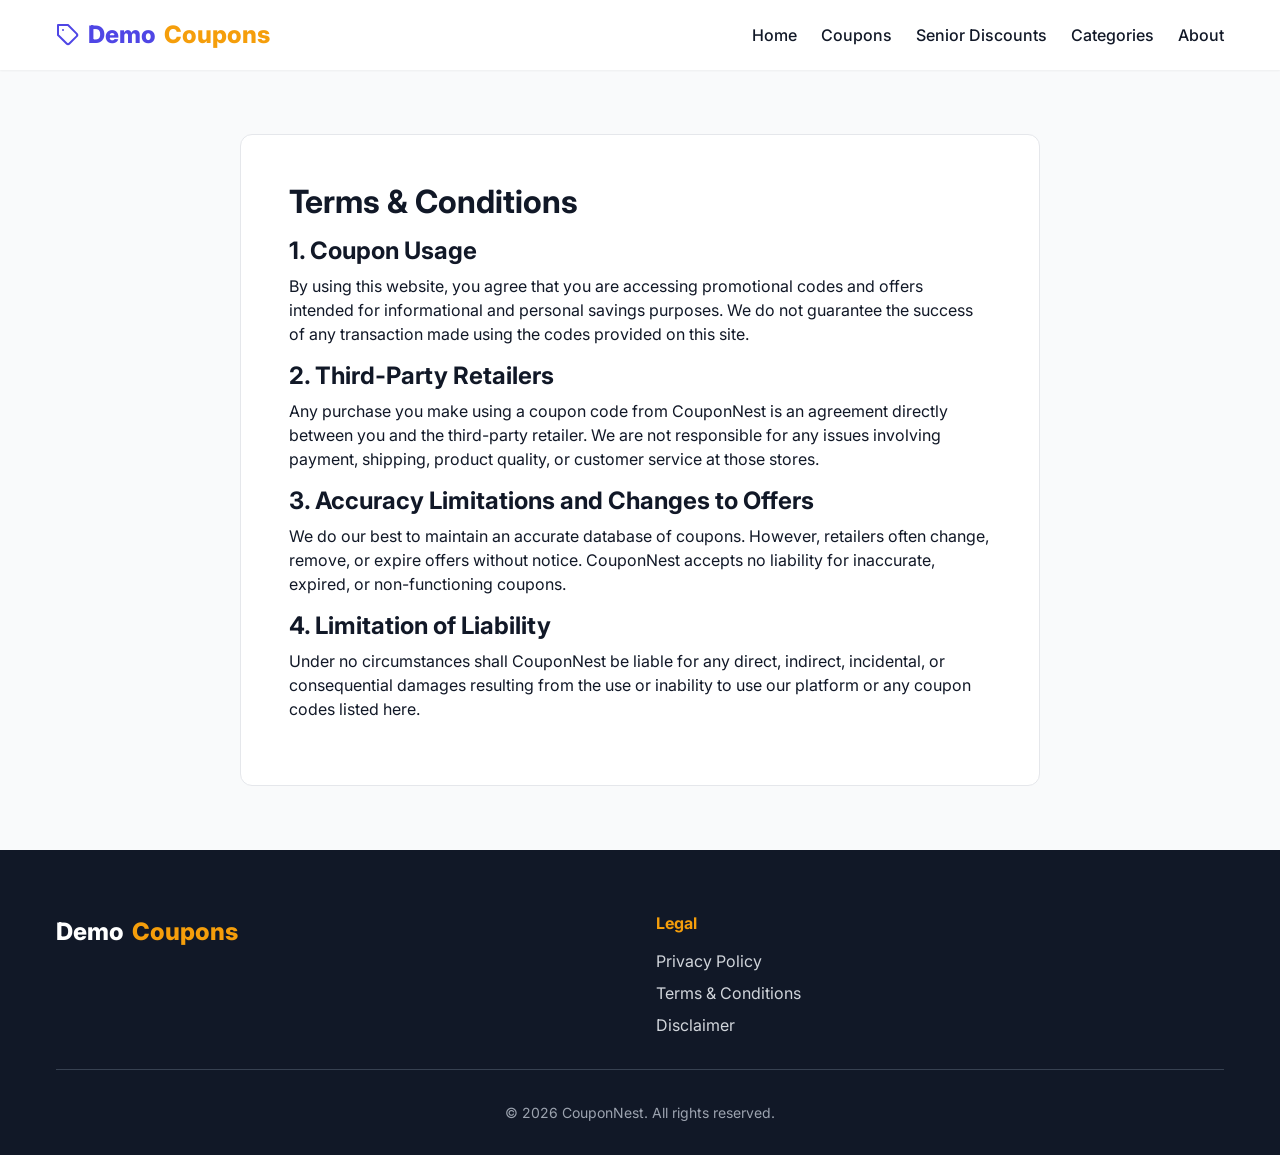
<file: terms.html>
<!DOCTYPE html>
<html lang="en">
<head>
    <meta charset="UTF-8">
    <meta name="viewport" content="width=device-width, initial-scale=1.0">
    <title>Terms & Conditions | CouponNest</title>
    <meta name="description" content="Terms and Conditions for CouponNest.">
    <link href="https://fonts.googleapis.com/css2?family=Inter:wght@400;500;600;700;800&display=swap" rel="stylesheet">
    <link rel="stylesheet" href="css/style.css">
</head>
<body>
    <header>
        <div class="container nav-container">
            <a href="index.html" class="logo">
                <svg width="24" height="24" viewBox="0 0 24 24" fill="none" stroke="currentColor" stroke-width="2" stroke-linecap="round" stroke-linejoin="round"><path d="M20.59 13.41l-7.17 7.17a2 2 0 0 1-2.83 0L2 12V2h10l8.59 8.59a2 2 0 0 1 0 2.82z"></path><line x1="7" y1="7" x2="7.01" y2="7"></line></svg>
                Demo<span>Coupons</span>
            </a>
            <nav>
                <button class="hamburger" id="hamburger" aria-label="Toggle navigation">☰</button>
                <div class="nav-links" id="nav-links">
                    <a href="index.html">Home</a>
                    <a href="coupons.html">Coupons</a>
                    <a href="senior-discounts.html">Senior Discounts</a>
                    <a href="categories.html">Categories</a>
                    <a href="about.html">About</a>
                </div>
            </nav>
        </div>
    </header>

    <main class="container section">
        <div style="max-width: 800px; margin: 0 auto; background: var(--bg-card); padding: 3rem; border-radius: var(--radius-lg); border: 1px solid var(--border-color);">
            <h1 class="mb-4">Terms & Conditions</h1>
            
            <h2 class="mt-4 mb-2">1. Coupon Usage</h2>
            <p class="mb-4">By using this website, you agree that you are accessing promotional codes and offers intended for informational and personal savings purposes. We do not guarantee the success of any transaction made using the codes provided on this site.</p>

            <h2 class="mt-4 mb-2">2. Third-Party Retailers</h2>
            <p class="mb-4">Any purchase you make using a coupon code from CouponNest is an agreement directly between you and the third-party retailer. We are not responsible for any issues involving payment, shipping, product quality, or customer service at those stores.</p>

            <h2 class="mt-4 mb-2">3. Accuracy Limitations and Changes to Offers</h2>
            <p class="mb-4">We do our best to maintain an accurate database of coupons. However, retailers often change, remove, or expire offers without notice. CouponNest accepts no liability for inaccurate, expired, or non-functioning coupons.</p>

            <h2 class="mt-4 mb-2">4. Limitation of Liability</h2>
            <p class="mb-4">Under no circumstances shall CouponNest be liable for any direct, indirect, incidental, or consequential damages resulting from the use or inability to use our platform or any coupon codes listed here.</p>
        </div>
    </main>

    <footer>
        <div class="container">
            <div class="footer-grid">
                <div class="footer-col">
                    <a href="index.html" class="logo" style="color: white; margin-bottom: 1rem;">
                        Demo<span style="color: var(--secondary-color);">Coupons</span>
                    </a>
                </div>
                <div class="footer-col">
                    <h4>Legal</h4>
                    <ul>
                        <li><a href="privacy.html">Privacy Policy</a></li>
                        <li><a href="terms.html">Terms & Conditions</a></li>
                        <li><a href="disclaimer.html">Disclaimer</a></li>
                    </ul>
                </div>
            </div>
            <div class="footer-bottom">
                <p>&copy; 2026 CouponNest. All rights reserved.</p>
            </div>
        </div>
    </footer>

    <script src="js/script.js"></script>
</body>
</html>
</file>
<file: css/style.css>
:root {
  --primary-color: #4f46e5; /* Indigo 600 */
  --primary-hover: #4338ca; /* Indigo 700 */
  --secondary-color: #f59e0b; /* Amber 500 */
  --text-main: #111827; /* Gray 900 */
  --text-muted: #6b7280; /* Gray 500 */
  --bg-main: #f9fafb; /* Gray 50 */
  --bg-card: #ffffff;
  --border-color: #e5e7eb; /* Gray 200 */
  --success-color: #10b981; /* Emerald 500 */
  --danger-color: #ef4444; /* Red 500 */
  --radius-sm: 4px;
  --radius-md: 8px;
  --radius-lg: 12px;
  --shadow-sm: 0 1px 2px 0 rgba(0, 0, 0, 0.05);
  --shadow-md: 0 4px 6px -1px rgba(0, 0, 0, 0.1), 0 2px 4px -1px rgba(0, 0, 0, 0.06);
  --shadow-hover: 0 10px 15px -3px rgba(0, 0, 0, 0.1), 0 4px 6px -2px rgba(0, 0, 0, 0.05);
  --font-main: 'Inter', -apple-system, BlinkMacSystemFont, "Segoe UI", Roboto, Helvetica, Arial, sans-serif;
}

* {
  box-sizing: border-box;
  margin: 0;
  padding: 0;
}

body {
  font-family: var(--font-main);
  background-color: var(--bg-main);
  color: var(--text-main);
  line-height: 1.5;
  display: flex;
  flex-direction: column;
  min-height: 100vh;
}

a {
  color: var(--primary-color);
  text-decoration: none;
  transition: color 0.2s;
}

a:hover {
  color: var(--primary-hover);
}

ul {
  list-style: none;
}

/* Typography */
h1, h2, h3, h4, h5, h6 {
  font-weight: 700;
  line-height: 1.2;
  margin-bottom: 0.5rem;
}

/* Layout Classes */
.container {
  width: 100%;
  max-width: 1200px;
  margin: 0 auto;
  padding: 0 1rem;
}

main {
  flex: 1;
}

.section {
  padding: 4rem 0;
}

.section-title {
  text-align: center;
  font-size: 2rem;
  margin-bottom: 2rem;
}

/* Header & Navigation */
header {
  background-color: var(--bg-card);
  box-shadow: var(--shadow-sm);
  position: sticky;
  top: 0;
  z-index: 100;
}

.nav-container {
  display: flex;
  justify-content: space-between;
  align-items: center;
  height: 70px;
}

.logo {
  font-size: 1.5rem;
  font-weight: 800;
  color: var(--primary-color);
  display: flex;
  align-items: center;
  gap: 0.5rem;
}

.logo span {
  color: var(--secondary-color);
}

.nav-links {
  display: flex;
  gap: 1.5rem;
}

.nav-links a {
  color: var(--text-main);
  font-weight: 500;
}

.nav-links a:hover,
.nav-links a.active {
  color: var(--primary-color);
}

.hamburger {
  display: none;
  background: none;
  border: none;
  font-size: 1.5rem;
  cursor: pointer;
  color: var(--text-main);
}

/* Mobile Menu */
@media (max-width: 768px) {
  .nav-links {
    display: none;
    flex-direction: column;
    position: absolute;
    top: 70px;
    left: 0;
    width: 100%;
    background: var(--bg-card);
    padding: 1rem;
    box-shadow: var(--shadow-md);
  }

  .nav-links.show {
    display: flex;
  }

  .hamburger {
    display: block;
  }
}

/* Buttons */
.btn {
  display: inline-block;
  padding: 0.5rem 1rem;
  border-radius: var(--radius-md);
  font-weight: 600;
  text-align: center;
  cursor: pointer;
  transition: all 0.2s;
  border: none;
  font-family: inherit;
  font-size: 1rem;
}

.btn-primary {
  background-color: var(--primary-color);
  color: white;
}

.btn-primary:hover {
  background-color: var(--primary-hover);
  color: white;
}

.btn-outline {
  background-color: transparent;
  border: 2px solid var(--primary-color);
  color: var(--primary-color);
}

.btn-outline:hover {
  background-color: var(--primary-color);
  color: white;
}

.btn-sm {
  padding: 0.25rem 0.75rem;
  font-size: 0.875rem;
}

.btn-block {
  display: block;
  width: 100%;
}

/* Hero Section */
.hero {
  background: linear-gradient(135deg, var(--primary-color) 0%, #7c3aed 100%);
  color: white;
  padding: 5rem 0;
  text-align: center;
}

.hero h1 {
  font-size: 3rem;
  margin-bottom: 1rem;
}

.hero p {
  font-size: 1.25rem;
  opacity: 0.9;
  margin-bottom: 2rem;
  max-width: 600px;
  margin-left: auto;
  margin-right: auto;
}

.hero-search {
  display: flex;
  max-width: 500px;
  margin: 0 auto;
  gap: 0.5rem;
}

.hero-search input {
  flex: 1;
  padding: 0.75rem 1rem;
  border: none;
  border-radius: var(--radius-md);
  font-size: 1rem;
  outline: none;
}

.hero-search button {
  border-radius: var(--radius-md);
}

/* Forms & Inputs */
.form-group {
  margin-bottom: 1rem;
}

.form-control {
  width: 100%;
  padding: 0.75rem;
  border: 1px solid var(--border-color);
  border-radius: var(--radius-md);
  font-family: inherit;
  font-size: 1rem;
  outline: none;
  transition: border-color 0.2s;
}

.form-control:focus {
  border-color: var(--primary-color);
}

/* Grid Layouts */
.grid {
  display: grid;
  gap: 1.5rem;
}

.grid-cols-2 { grid-template-columns: repeat(2, 1fr); }
.grid-cols-3 { grid-template-columns: repeat(3, 1fr); }
.grid-cols-4 { grid-template-columns: repeat(4, 1fr); }

@media (max-width: 992px) {
  .grid-cols-3, .grid-cols-4 { grid-template-columns: repeat(2, 1fr); }
}

@media (max-width: 576px) {
  .grid-cols-2, .grid-cols-3, .grid-cols-4 { grid-template-columns: 1fr; }
}

/* Coupon Cards */
.coupon-card {
  background: var(--bg-card);
  border-radius: var(--radius-lg);
  box-shadow: var(--shadow-sm);
  padding: 1.5rem;
  transition: box-shadow 0.2s, transform 0.2s;
  border: 1px solid var(--border-color);
  display: flex;
  flex-direction: column;
}

.coupon-card:hover {
  box-shadow: var(--shadow-hover);
  transform: translateY(-2px);
}

.coupon-header {
  display: flex;
  justify-content: space-between;
  align-items: flex-start;
  margin-bottom: 1rem;
}

.coupon-discount {
  font-size: 1.5rem;
  font-weight: 800;
  color: var(--success-color);
}

.coupon-store {
  font-weight: 600;
  color: var(--text-muted);
  font-size: 0.875rem;
  text-transform: uppercase;
  letter-spacing: 0.05em;
}

.coupon-title {
  font-size: 1.125rem;
  font-weight: 700;
  margin-bottom: 0.5rem;
}

.coupon-desc {
  color: var(--text-muted);
  font-size: 0.875rem;
  margin-bottom: 1.5rem;
  flex: 1;
}

.coupon-meta {
  display: flex;
  justify-content: space-between;
  align-items: center;
  font-size: 0.75rem;
  color: var(--text-muted);
  margin-bottom: 1rem;
}

.badge {
  padding: 0.25rem 0.5rem;
  border-radius: var(--radius-sm);
  font-weight: 600;
  font-size: 0.75rem;
}

.badge-verified {
  background-color: #d1fae5;
  color: #065f46;
}

.badge-senior {
  background-color: #fef3c7;
  color: #92400e;
}

.coupon-actions {
  display: flex;
  gap: 0.5rem;
}

.code-box {
  flex: 1;
  background: var(--bg-main);
  border: 1px dashed var(--border-color);
  padding: 0.5rem;
  border-radius: var(--radius-md);
  text-align: center;
  font-family: monospace;
  font-weight: 700;
  font-size: 1.125rem;
  color: var(--primary-color);
  position: relative;
  overflow: hidden;
}

/* Category Cards */
.category-card {
  background: var(--bg-card);
  border-radius: var(--radius-lg);
  padding: 1.5rem;
  text-align: center;
  box-shadow: var(--shadow-sm);
  transition: all 0.2s;
  border: 1px solid var(--border-color);
  display: block;
}

.category-card:hover {
  border-color: var(--primary-color);
  box-shadow: var(--shadow-md);
  color: var(--primary-color);
}

.category-card h3 {
  margin-bottom: 0;
  color: inherit;
}

/* Senior Banner */
.senior-banner {
  background: linear-gradient(135deg, #f59e0b 0%, #ea580c 100%);
  color: white;
  padding: 3rem 1rem;
  border-radius: var(--radius-lg);
  text-align: center;
  margin-bottom: 2rem;
}

.senior-banner h2 {
  font-size: 2rem;
  margin-bottom: 1rem;
}

.senior-banner .btn {
  background: white;
  color: #ea580c;
}

/* Filters & Search Bar (Coupons Page) */
.filters-bar {
  background: var(--bg-card);
  padding: 1.5rem;
  border-radius: var(--radius-lg);
  box-shadow: var(--shadow-sm);
  margin-bottom: 2rem;
  display: flex;
  flex-wrap: wrap;
  gap: 1rem;
  align-items: center;
}

.filters-bar > * {
  flex: 1;
  min-width: 200px;
}

.empty-state {
  text-align: center;
  padding: 4rem 1rem;
  color: var(--text-muted);
}

/* Footer */
footer {
  background-color: var(--text-main);
  color: white;
  padding: 4rem 0 2rem;
  margin-top: auto;
}

.footer-grid {
  display: grid;
  grid-template-columns: repeat(auto-fit, minmax(200px, 1fr));
  gap: 2rem;
  margin-bottom: 2rem;
}

.footer-col h4 {
  color: var(--secondary-color);
  margin-bottom: 1rem;
}

.footer-col ul {
  display: flex;
  flex-direction: column;
  gap: 0.5rem;
}

.footer-col a {
  color: #d1d5db;
}

.footer-col a:hover {
  color: white;
}

.footer-bottom {
  text-align: center;
  padding-top: 2rem;
  border-top: 1px solid #374151;
  color: #9ca3af;
  font-size: 0.875rem;
}

/* Utilities */
.text-center { text-align: center; }
.mt-1 { margin-top: 0.25rem; }
.mt-2 { margin-top: 0.5rem; }
.mt-4 { margin-top: 1rem; }
.mb-2 { margin-bottom: 0.5rem; }
.mb-4 { margin-bottom: 1rem; }
.mb-8 { margin-bottom: 2rem; }
.d-none { display: none !important; }
</file>
